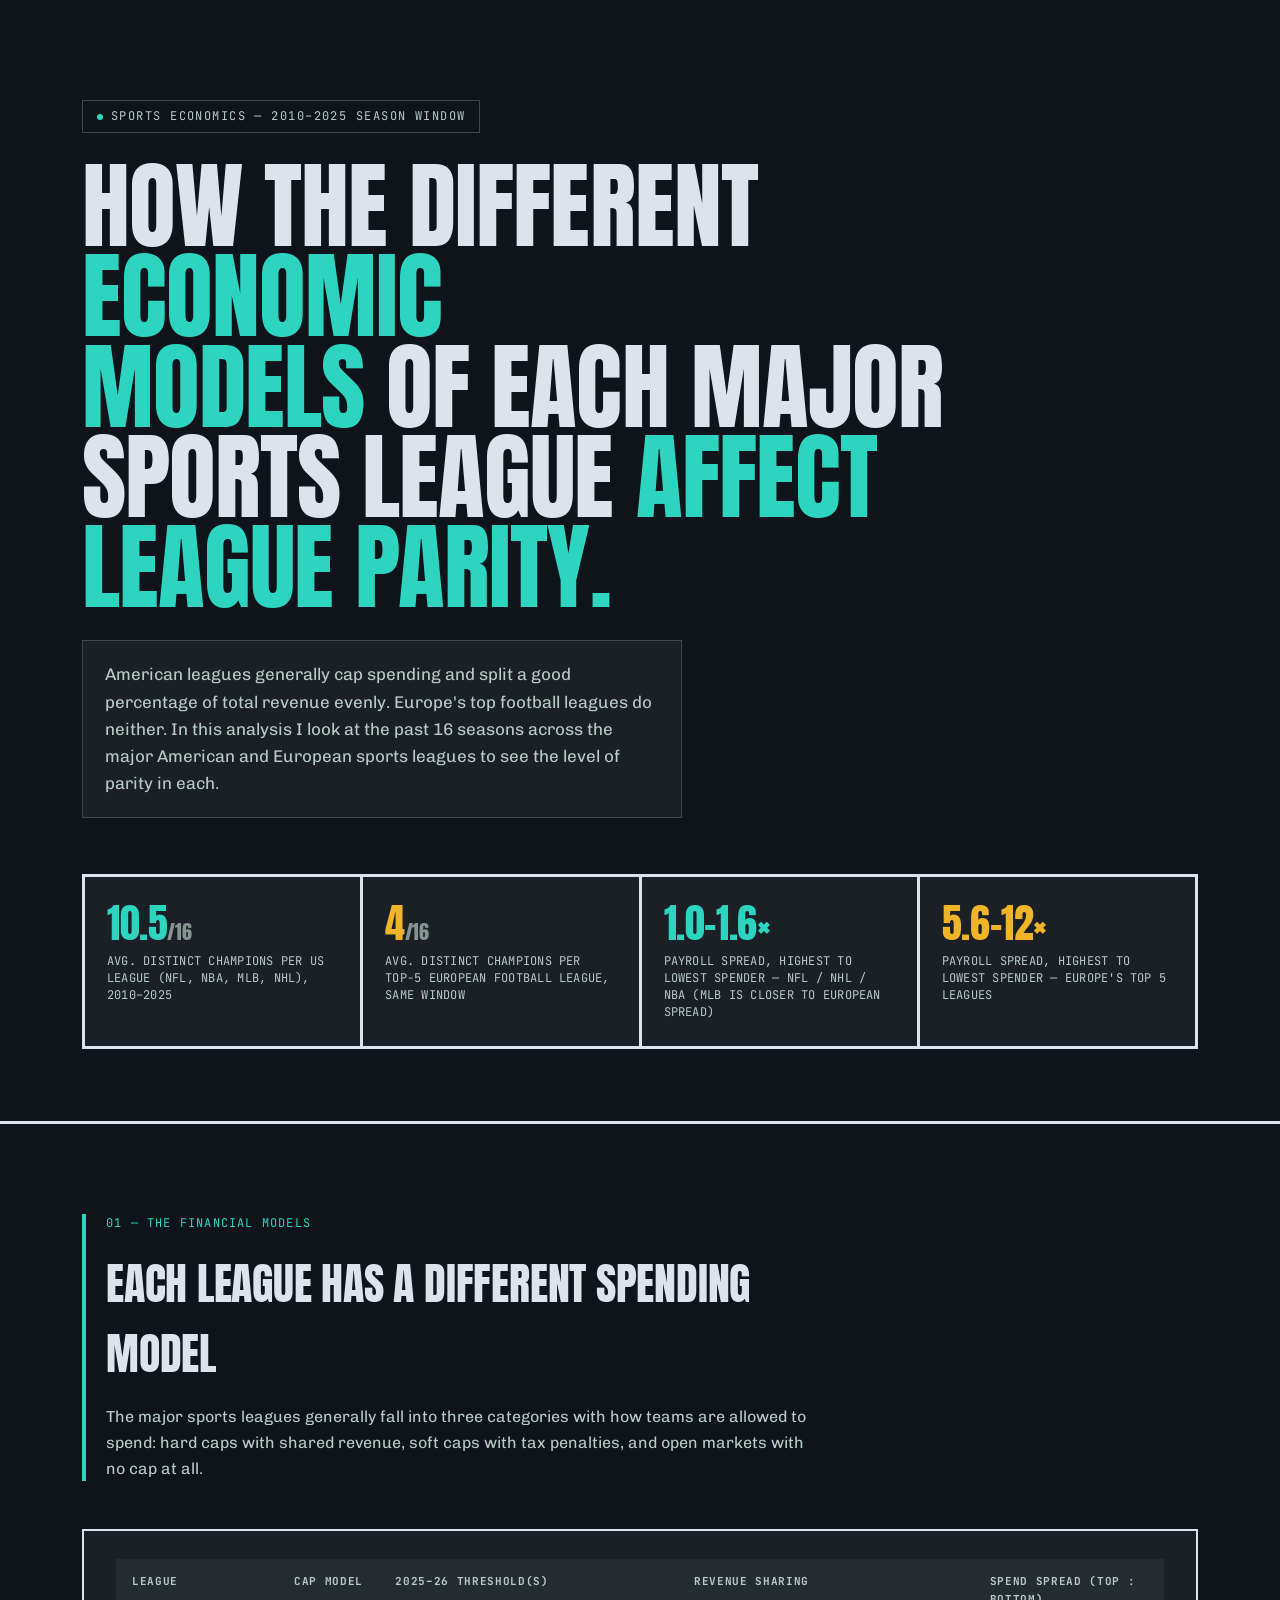
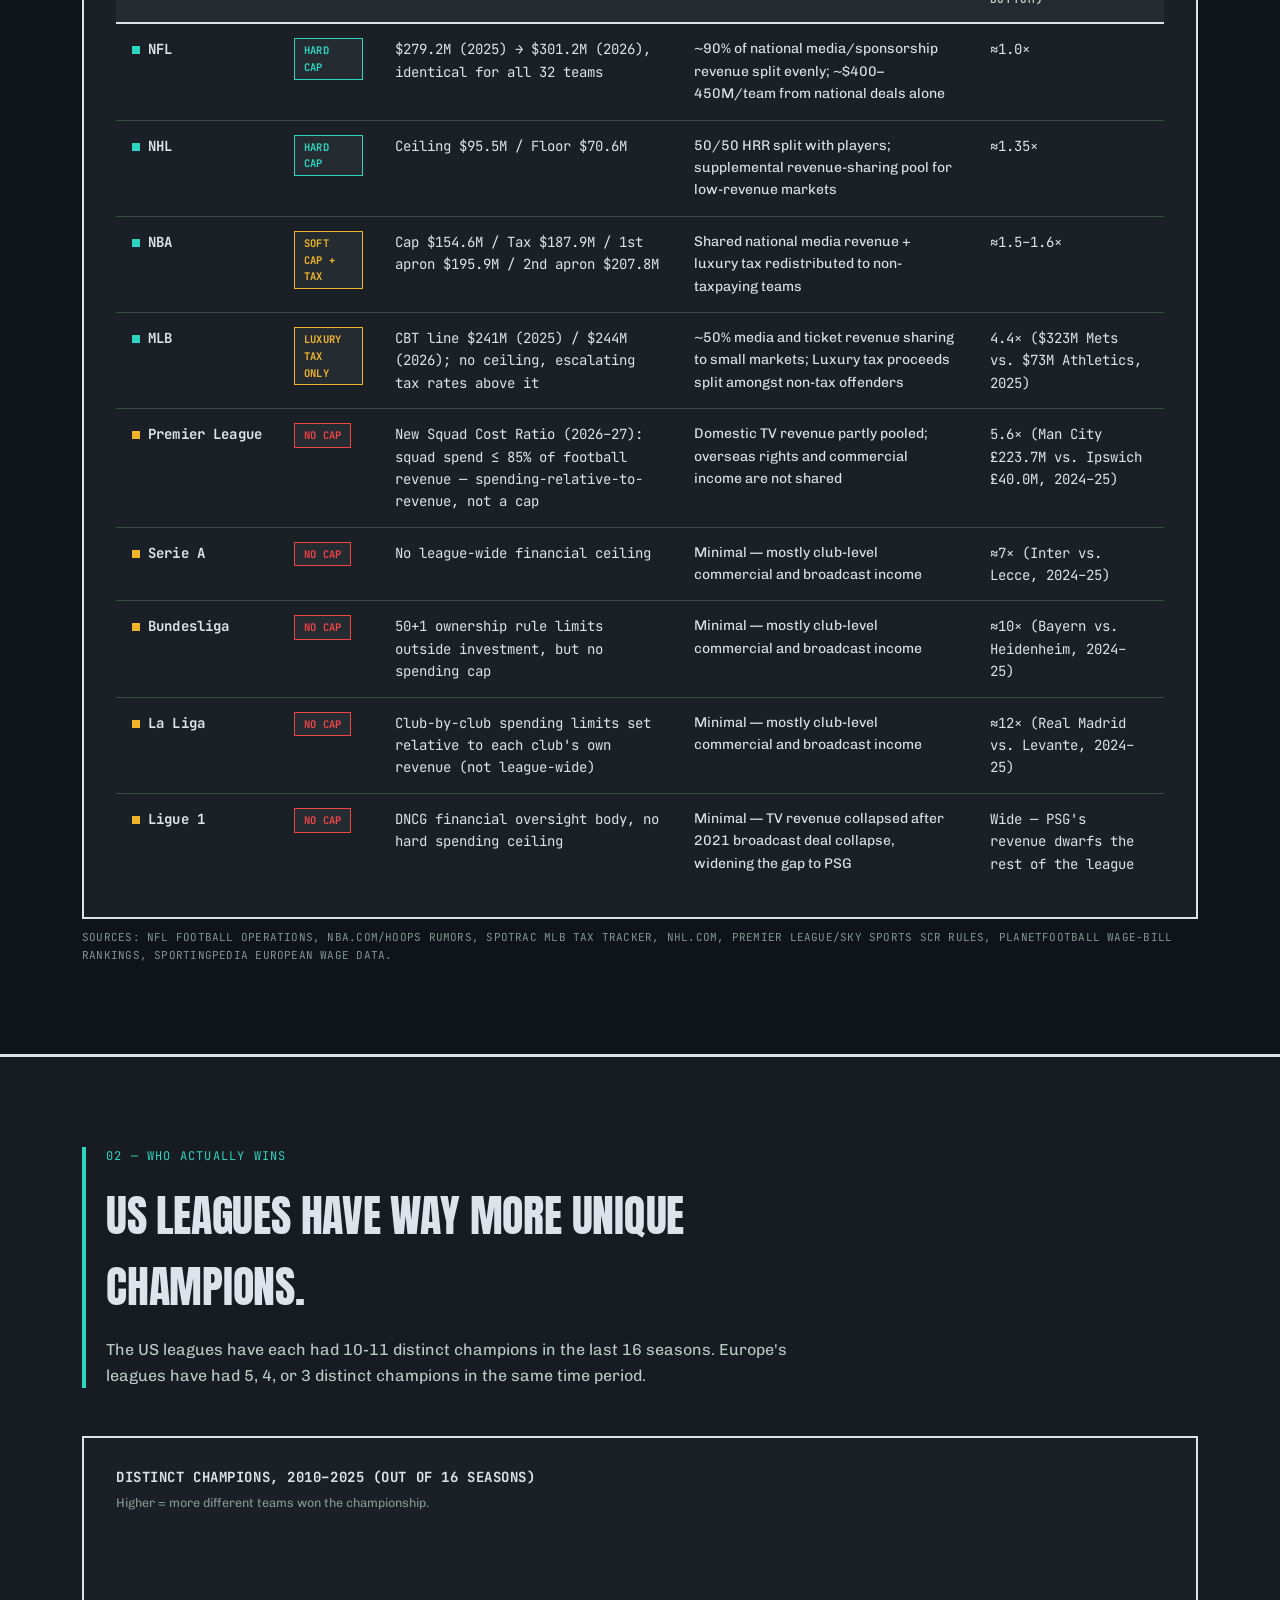
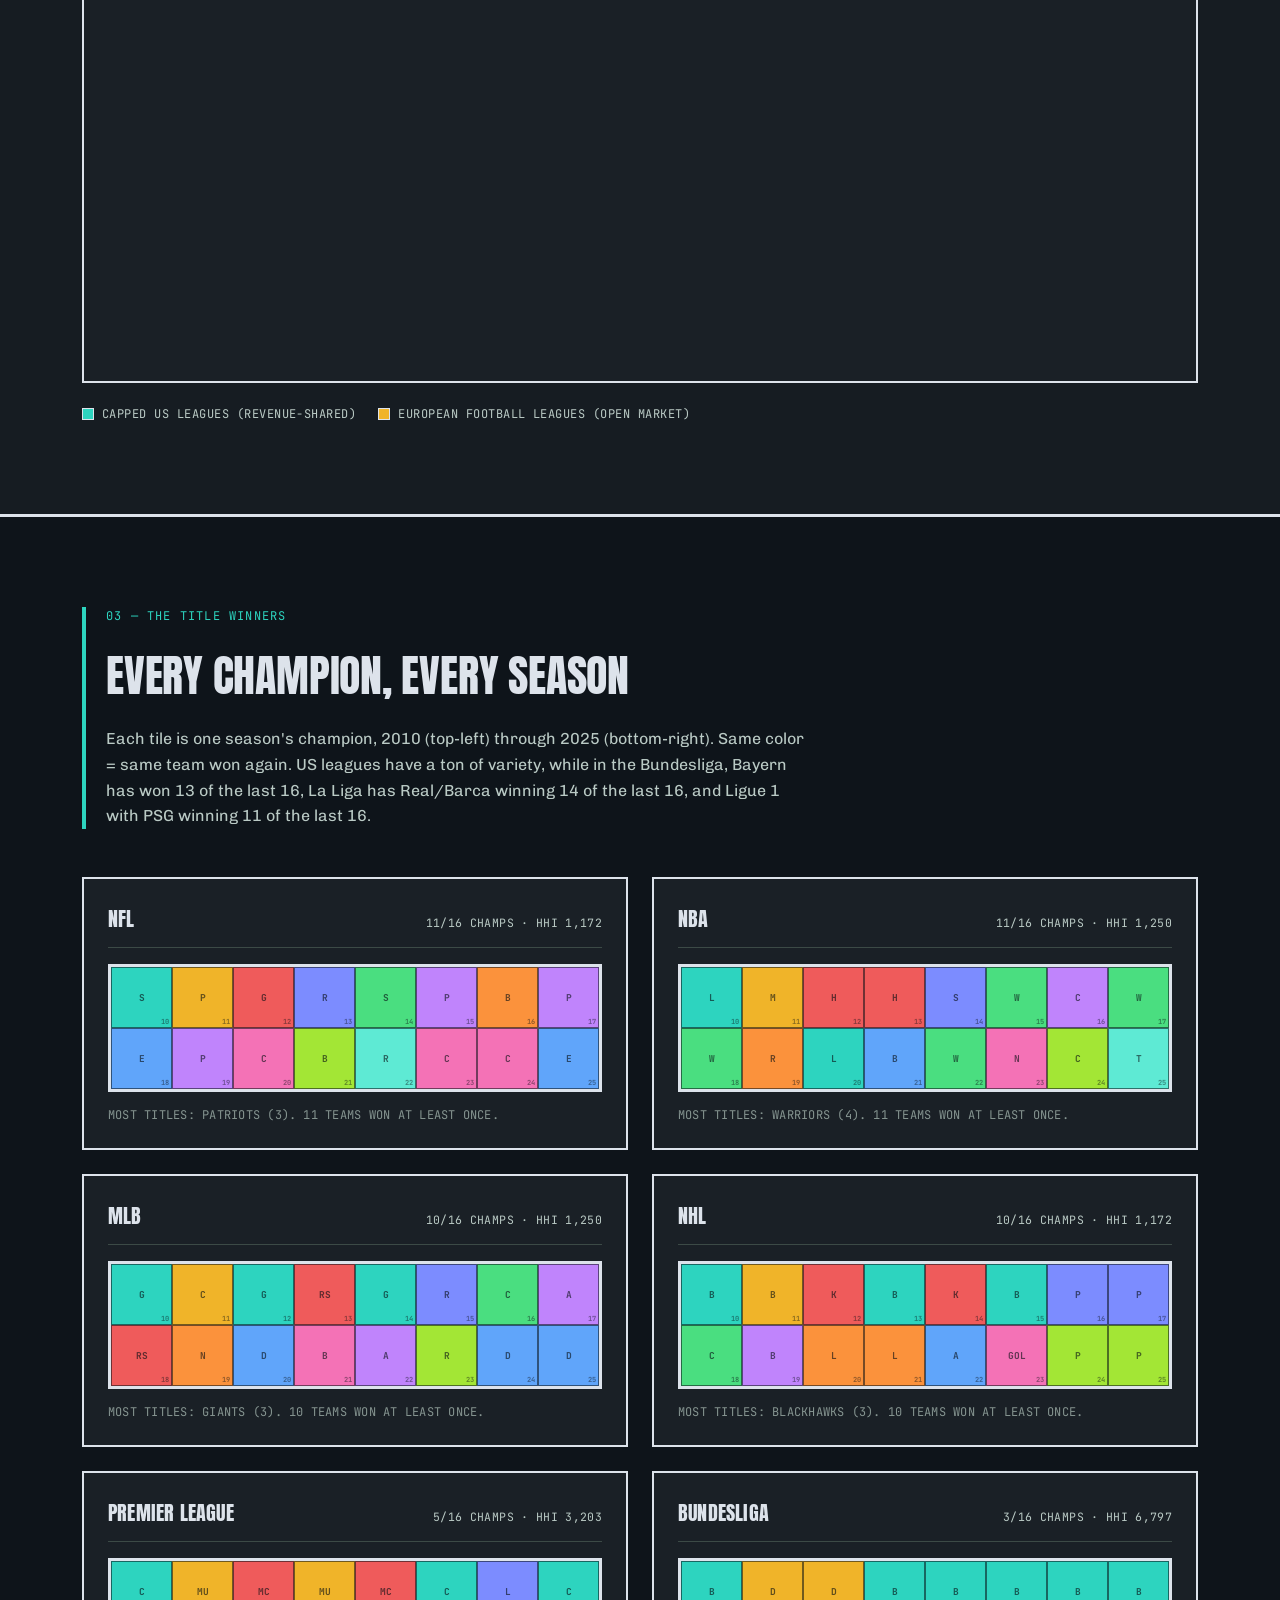
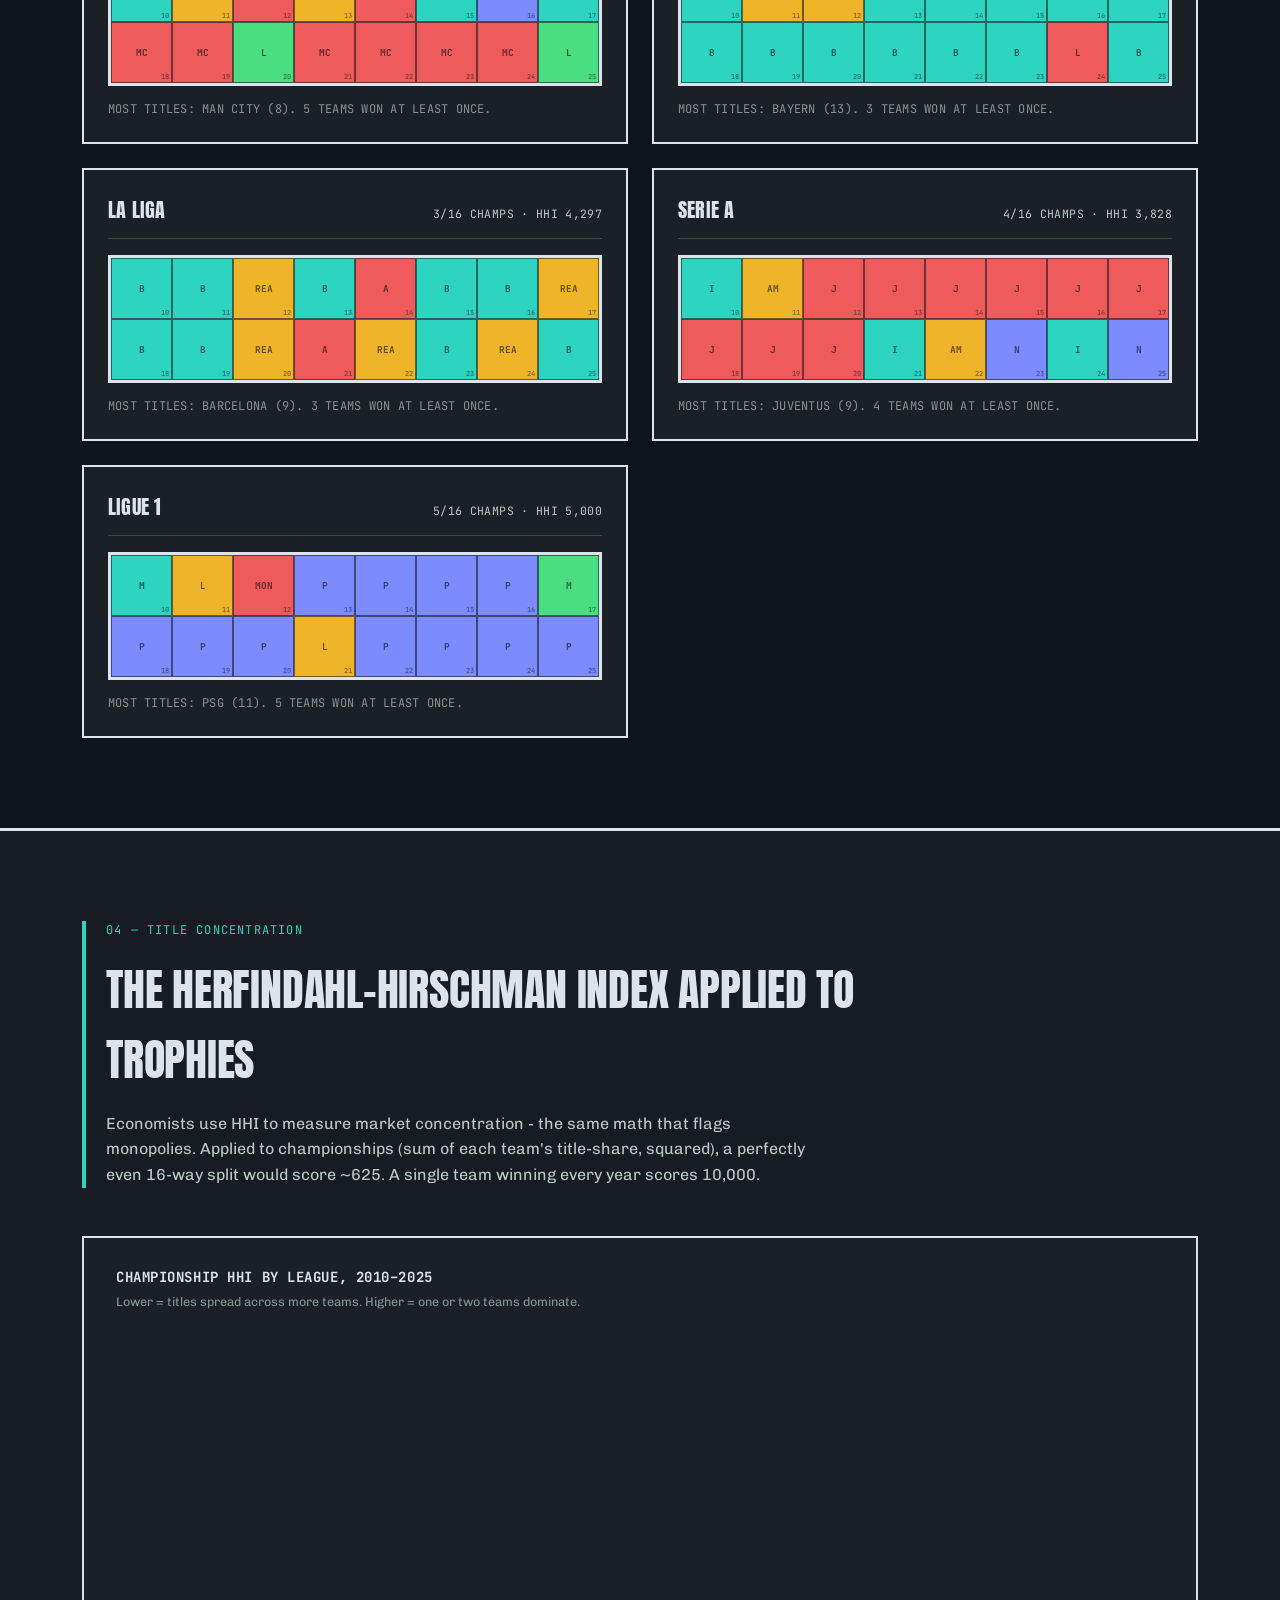
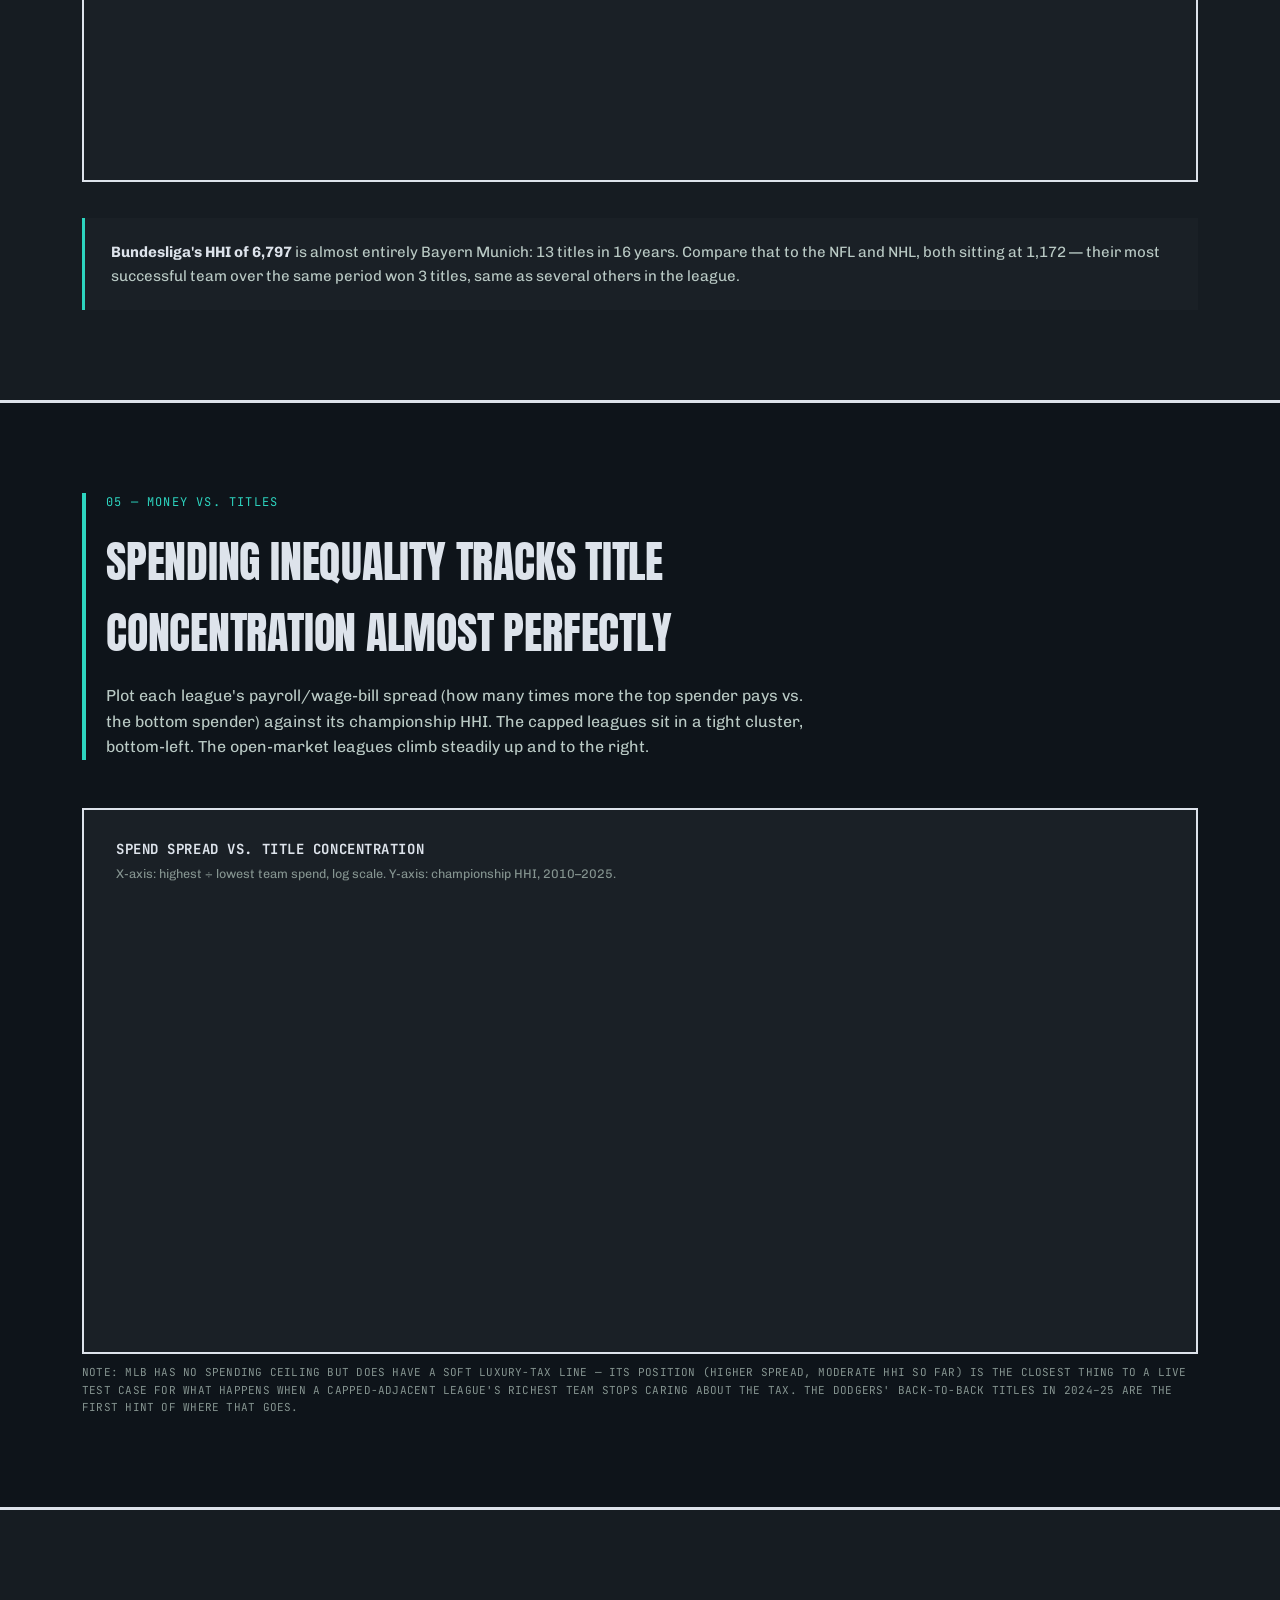
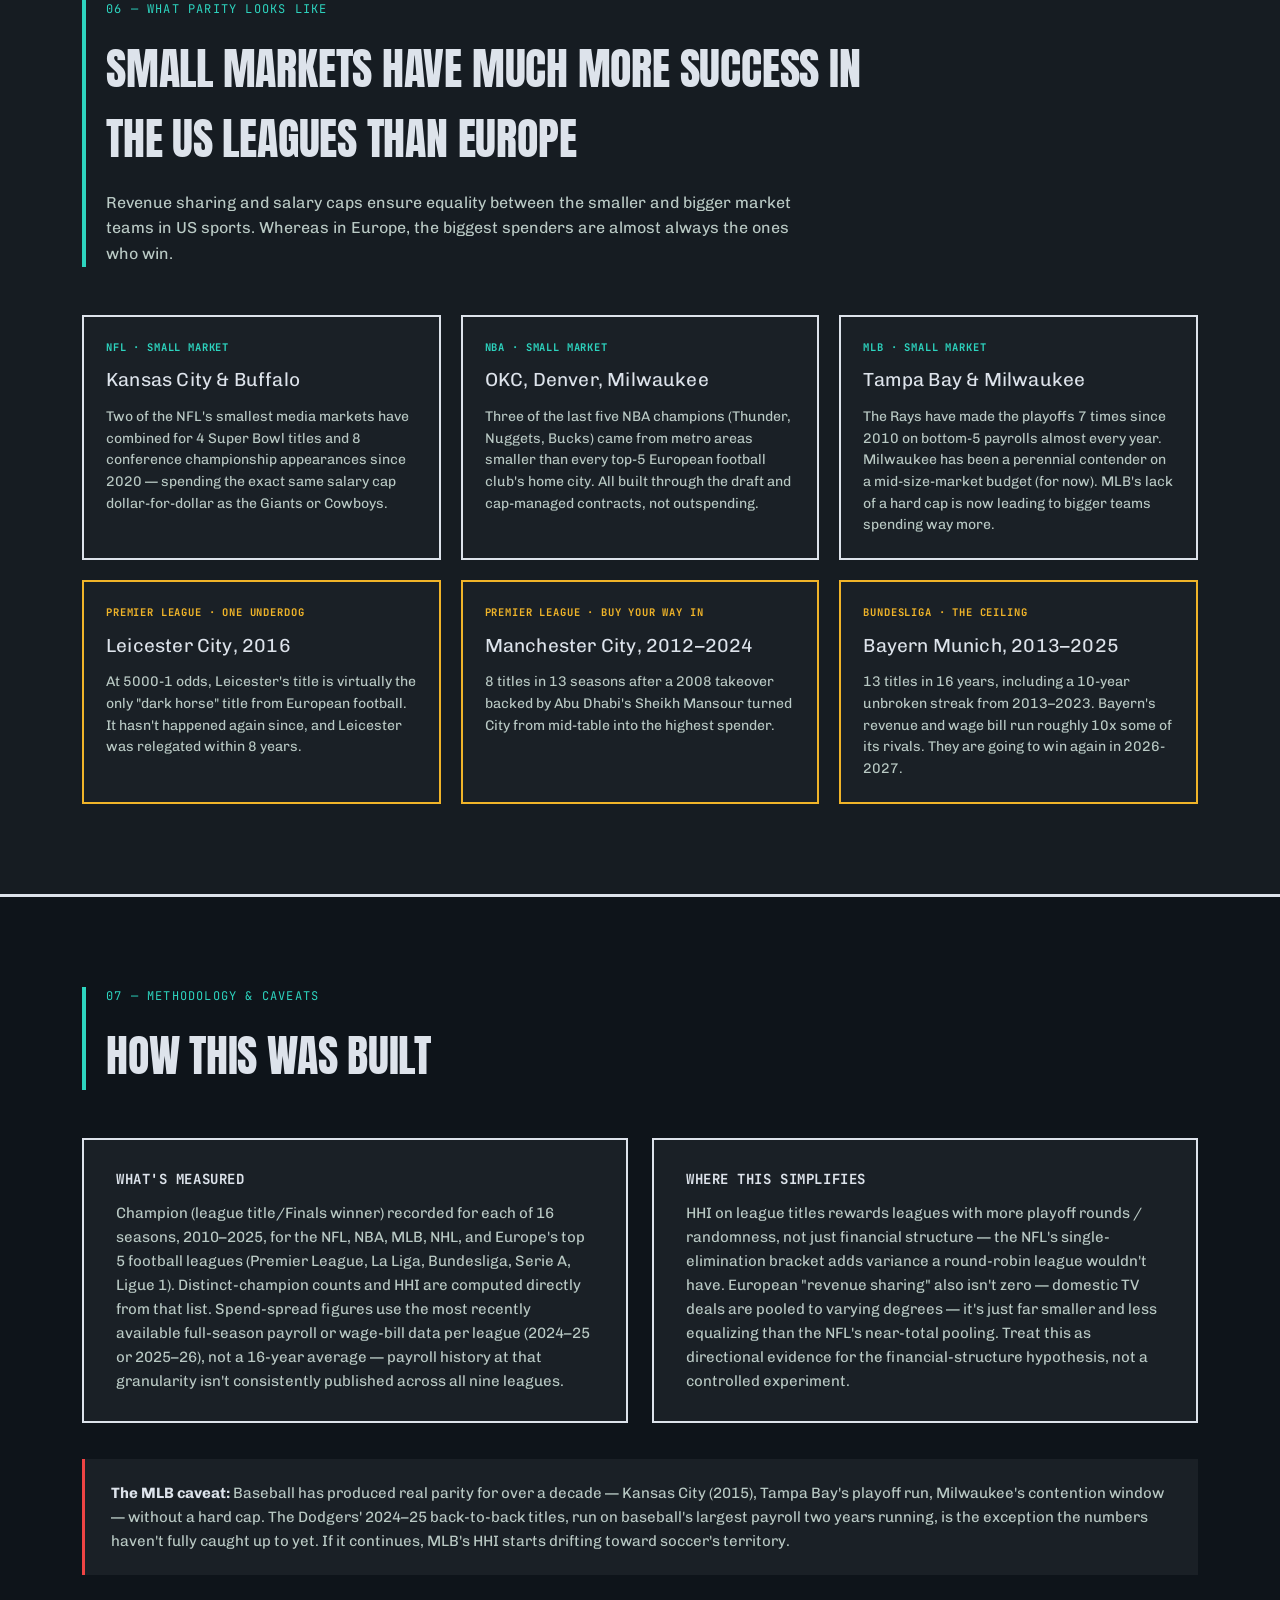
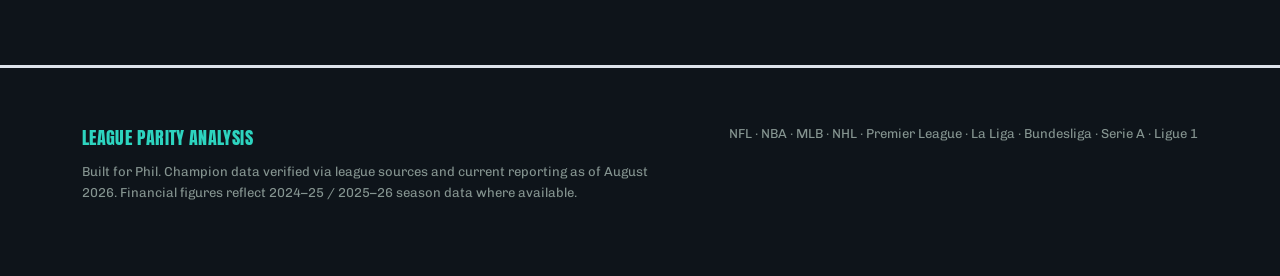
<file: index.html>
<!DOCTYPE html>
<html lang="en">
<head>
<meta charset="UTF-8">
<meta name="viewport" content="width=device-width, initial-scale=1.0">
<title>How League Economics Shape Competitive Balance</title>
<link rel="preconnect" href="https://fonts.googleapis.com">
<link href="https://fonts.googleapis.com/css2?family=Anton&family=Chivo:wght@400;700&family=JetBrains+Mono:wght@400;500;700&display=swap" rel="stylesheet">
<link rel="stylesheet" href="styles.css">
</head>
<body>

<header class="hero">
  <div class="wrap">
    <div class="eyebrow"><span class="dot"></span> Sports Economics — 2010–2025 Season Window</div>
    <h1 class="title">How the different <span class="accent">economic<br>models </span>of each major <br>sports league<span class="accent"> affect league parity.</span></br></h1>
    <p class="subtitle">American leagues generally cap spending and split a good percentage of total revenue evenly. Europe's top football leagues do neither. In this analysis I look at the past 16 seasons across the major American and European sports leagues to see the level of parity in each.</p>

    <div class="stat-strip">
      <div class="stat-box">
        <div class="stat-num us">10.5<span style="font-size:20px; color:var(--text-dim2);">/16</span></div>
        <div class="stat-label">Avg. distinct champions per US league (NFL, NBA, MLB, NHL), 2010–2025</div>
      </div>
      <div class="stat-box">
        <div class="stat-num eu">4<span style="font-size:20px; color:var(--text-dim2);">/16</span></div>
        <div class="stat-label">Avg. distinct champions per top-5 European football league, same window</div>
      </div>
      <div class="stat-box">
        <div class="stat-num us">1.0–1.6×</div>
        <div class="stat-label">Payroll spread, highest to lowest spender — NFL / NHL / NBA (MLB is closer to European spread)</div>
      </div>
      <div class="stat-box">
        <div class="stat-num eu">5.6–12×</div>
        <div class="stat-label">Payroll spread, highest to lowest spender — Europe's top 5 leagues</div>
      </div>
    </div>
  </div>
</header>

<!-- FINANCIAL MODELS -->
<section id="models">
  <div class="wrap">
    <div class="section-head">
      <div class="section-tag">01 — The Financial Models</div>
      <h2 class="section-title">Each league has a different spending model</h2>
      <p class="section-desc">The major sports leagues generally fall into three categories with how teams are allowed to spend: hard caps with shared revenue, soft caps with tax penalties, and open markets with no cap at all.</p>
    </div>

    <div class="panel table-scroll">
      <table class="fin-table">
        <thead>
          <tr>
            <th>League</th>
            <th>Cap model</th>
            <th>2025–26 threshold(s)</th>
            <th>Revenue sharing</th>
            <th>Spend spread (top : bottom)</th>
          </tr>
        </thead>
        <tbody>
          <tr>
            <td class="league-name"><span class="region-mark us"></span>NFL</td>
            <td><span class="cap-tag hard">Hard cap</span></td>
            <td class="mono">$279.2M (2025) → $301.2M (2026), identical for all 32 teams</td>
            <td>~90% of national media/sponsorship revenue split evenly; ~$400–450M/team from national deals alone</td>
            <td class="mono">≈1.0×</td>
          </tr>
          <tr>
            <td class="league-name"><span class="region-mark us"></span>NHL</td>
            <td><span class="cap-tag hard">Hard cap</span></td>
            <td class="mono">Ceiling $95.5M / Floor $70.6M</td>
            <td>50/50 HRR split with players; supplemental revenue-sharing pool for low-revenue markets</td>
            <td class="mono">≈1.35×</td>
          </tr>
          <tr>
            <td class="league-name"><span class="region-mark us"></span>NBA</td>
            <td><span class="cap-tag soft">Soft cap + tax</span></td>
            <td class="mono">Cap $154.6M / Tax $187.9M / 1st apron $195.9M / 2nd apron $207.8M</td>
            <td>Shared national media revenue + luxury tax redistributed to non-taxpaying teams</td>
            <td class="mono">≈1.5–1.6×</td>
          </tr>
          <tr>
            <td class="league-name"><span class="region-mark us"></span>MLB</td>
            <td><span class="cap-tag soft">Luxury tax only</span></td>
            <td class="mono">CBT line $241M (2025) / $244M (2026); no ceiling, escalating tax rates above it</td>
            <td>~50% media and ticket revenue sharing to small markets; Luxury tax proceeds split amongst non-tax offenders</td>
            <td class="mono">4.4× ($323M Mets vs. $73M Athletics, 2025)</td>
          </tr>
          <tr>
            <td class="league-name"><span class="region-mark eu"></span>Premier League</td>
            <td><span class="cap-tag none">No cap</span></td>
            <td class="mono">New Squad Cost Ratio (2026–27): squad spend ≤ 85% of football revenue — spending-relative-to-revenue, not a cap</td>
            <td>Domestic TV revenue partly pooled; overseas rights and commercial income are not shared</td>
            <td class="mono">5.6× (Man City £223.7M vs. Ipswich £40.0M, 2024–25)</td>
          </tr>
          <tr>
            <td class="league-name"><span class="region-mark eu"></span>Serie A</td>
            <td><span class="cap-tag none">No cap</span></td>
            <td class="mono">No league-wide financial ceiling</td>
            <td>Minimal — mostly club-level commercial and broadcast income</td>
            <td class="mono">≈7× (Inter vs. Lecce, 2024–25)</td>
          </tr>
          <tr>
            <td class="league-name"><span class="region-mark eu"></span>Bundesliga</td>
            <td><span class="cap-tag none">No cap</span></td>
            <td class="mono">50+1 ownership rule limits outside investment, but no spending cap</td>
            <td>Minimal — mostly club-level commercial and broadcast income</td>
            <td class="mono">≈10× (Bayern vs. Heidenheim, 2024–25)</td>
          </tr>
          <tr>
            <td class="league-name"><span class="region-mark eu"></span>La Liga</td>
            <td><span class="cap-tag none">No cap</span></td>
            <td class="mono">Club-by-club spending limits set relative to each club's own revenue (not league-wide)</td>
            <td>Minimal — mostly club-level commercial and broadcast income</td>
            <td class="mono">≈12× (Real Madrid vs. Levante, 2024–25)</td>
          </tr>
          <tr>
            <td class="league-name"><span class="region-mark eu"></span>Ligue 1</td>
            <td><span class="cap-tag none">No cap</span></td>
            <td class="mono">DNCG financial oversight body, no hard spending ceiling</td>
            <td>Minimal — TV revenue collapsed after 2021 broadcast deal collapse, widening the gap to PSG</td>
            <td class="mono">Wide — PSG's revenue dwarfs the rest of the league</td>
          </tr>
        </tbody>
      </table>
    </div>
    <p class="source-note">Sources: NFL Football Operations, NBA.com/Hoops Rumors, Spotrac MLB Tax Tracker, NHL.com, Premier League/Sky Sports SCR rules, PlanetFootball wage-bill rankings, Sportingpedia European wage data.</p>
  </div>
</section>

<!-- CHAMPIONSHIP DIVERSITY -->
<section class="alt" id="diversity">
  <div class="wrap">
    <div class="section-head">
      <div class="section-tag">02 — Who Actually Wins</div>
      <h2 class="section-title">US leagues have way more unique champions.</h2>
      <p class="section-desc">The US leagues have each had 10-11 distinct champions in the last 16 seasons. Europe's leagues have had 5, 4, or 3 distinct champions in the same time period.</p>
    </div>

    <div class="panel">
      <div class="panel-title">Distinct champions, 2010–2025 (out of 16 seasons)</div>
      <div class="panel-note">Higher = more different teams won the championship.</div>
      <div class="chart-holder">
        <canvas id="diversityChart"></canvas>
      </div>
    </div>

    <div class="legend-row">
      <div class="legend-item"><span class="swatch us"></span> Capped US leagues (revenue-shared)</div>
      <div class="legend-item"><span class="swatch eu"></span> European football leagues (open market)</div>
    </div>
  </div>
</section>

<!-- MOSAICS -->
<section id="mosaics">
  <div class="wrap">
    <div class="section-head">
      <div class="section-tag">03 — The Title Winners</div>
      <h2 class="section-title">Every champion, every season</h2>
      <p class="section-desc">Each tile is one season's champion, 2010 (top-left) through 2025 (bottom-right). Same color = same team won again. US leagues have a ton of variety, while in the Bundesliga, Bayern has won 13 of the last 16, La Liga has Real/Barca winning 14 of the last 16, and Ligue 1 with PSG winning 11 of the last 16.</p>
    </div>
    <div class="mosaic-grid" id="mosaicGrid"></div>
  </div>
</section>

<!-- HHI CONCENTRATION -->
<section class="alt" id="concentration">
  <div class="wrap">
    <div class="section-head">
      <div class="section-tag">04 — Title Concentration</div>
      <h2 class="section-title">The Herfindahl-Hirschman Index applied to trophies</h2>
      <p class="section-desc">Economists use HHI to measure market concentration - the same math that flags monopolies. Applied to championships (sum of each team's title-share, squared), a perfectly even 16-way split would score ~625. A single team winning every year scores 10,000.</p>
    </div>

    <div class="panel">
      <div class="panel-title">Championship HHI by league, 2010–2025</div>
      <div class="panel-note">Lower = titles spread across more teams. Higher = one or two teams dominate.</div>
      <div class="chart-holder">
        <canvas id="hhiChart"></canvas>
      </div>
    </div>

    <div class="callout">
      <b>Bundesliga's HHI of 6,797</b> is almost entirely Bayern Munich: 13 titles in 16 years. Compare that to the NFL and NHL, both sitting at 1,172 — their most successful team over the same period won 3 titles, same as several others in the league.
    </div>
  </div>
</section>

<!-- MONEY VS PARITY -->
<section id="scatter">
  <div class="wrap">
    <div class="section-head">
      <div class="section-tag">05 — Money vs. Titles</div>
      <h2 class="section-title">Spending inequality tracks title concentration almost perfectly</h2>
      <p class="section-desc">Plot each league's payroll/wage-bill spread (how many times more the top spender pays vs. the bottom spender) against its championship HHI. The capped leagues sit in a tight cluster, bottom-left. The open-market leagues climb steadily up and to the right.</p>
    </div>

    <div class="panel">
      <div class="panel-title">Spend spread vs. title concentration</div>
      <div class="panel-note">X-axis: highest ÷ lowest team spend, log scale. Y-axis: championship HHI, 2010–2025.</div>
      <div class="chart-holder">
        <canvas id="scatterChart"></canvas>
      </div>
    </div>
    <p class="source-note">Note: MLB has no spending ceiling but does have a soft luxury-tax line — its position (higher spread, moderate HHI so far) is the closest thing to a live test case for what happens when a capped-adjacent league's richest team stops caring about the tax. The Dodgers' back-to-back titles in 2024–25 are the first hint of where that goes.</p>
  </div>
</section>

<!-- CASE STUDIES -->
<section class="alt" id="cases">
  <div class="wrap">
    <div class="section-head">
      <div class="section-tag">06 — What Parity Looks Like</div>
      <h2 class="section-title">Small markets have much more success in the US leagues than Europe</h2>
      <p class="section-desc">Revenue sharing and salary caps ensure equality between the smaller and bigger market teams in US sports. Whereas in Europe, the biggest spenders are almost always the ones who win.</p>
    </div>

    <div class="case-grid">
      <div class="case-card">
        <div class="case-tag">NFL · Small Market</div>
        <div class="case-title">Kansas City & Buffalo</div>
        <div class="case-body">Two of the NFL's smallest media markets have combined for 4 Super Bowl titles and 8 conference championship appearances since 2020 — spending the exact same salary cap dollar-for-dollar as the Giants or Cowboys.</div>
      </div>
      <div class="case-card">
        <div class="case-tag">NBA · Small Market</div>
        <div class="case-title">OKC, Denver, Milwaukee</div>
        <div class="case-body">Three of the last five NBA champions (Thunder, Nuggets, Bucks) came from metro areas smaller than every top-5 European football club's home city. All built through the draft and cap-managed contracts, not outspending.</div>
      </div>
      <div class="case-card">
        <div class="case-tag">MLB · Small Market</div>
        <div class="case-title">Tampa Bay & Milwaukee</div>
        <div class="case-body">The Rays have made the playoffs 7 times since 2010 on bottom-5 payrolls almost every year. Milwaukee has been a perennial contender on a mid-size-market budget (for now). MLB's lack of a hard cap is now leading to bigger teams spending way more.</div>
      </div>
      <div class="case-card eu-card">
        <div class="case-tag eu">Premier League · One Underdog</div>
        <div class="case-title">Leicester City, 2016</div>
        <div class="case-body">At 5000-1 odds, Leicester's title is virtually the only "dark horse" title from European football. It hasn't happened again since, and Leicester was relegated within 8 years.</div>
      </div>
      <div class="case-card eu-card">
        <div class="case-tag eu">Premier League · Buy Your Way In</div>
        <div class="case-title">Manchester City, 2012–2024</div>
        <div class="case-body">8 titles in 13 seasons after a 2008 takeover backed by Abu Dhabi's Sheikh Mansour turned City from mid-table into the highest spender.</div>
      </div>
      <div class="case-card eu-card">
        <div class="case-tag eu">Bundesliga · The Ceiling</div>
        <div class="case-title">Bayern Munich, 2013–2025</div>
        <div class="case-body">13 titles in 16 years, including a 10-year unbroken streak from 2013–2023. Bayern's revenue and wage bill run roughly 10x some of its rivals. They are going to win again in 2026-2027.</div>
      </div>
    </div>
  </div>
</section>

<!-- METHODOLOGY -->
<section id="method">
  <div class="wrap">
    <div class="section-head">
      <div class="section-tag">07 — Methodology & Caveats</div>
      <h2 class="section-title">How this was built</h2>
    </div>
    <div class="two-col">
      <div class="panel">
        <div class="panel-title">What's measured</div>
        <p class="section-desc" style="margin-top:10px; font-size:15px;">
        Champion (league title/Finals winner) recorded for each of 16 seasons, 2010–2025, for the NFL, NBA, MLB, NHL, and Europe's top 5 football leagues (Premier League, La Liga, Bundesliga, Serie A, Ligue 1). Distinct-champion counts and HHI are computed directly from that list. Spend-spread figures use the most recently available full-season payroll or wage-bill data per league (2024–25 or 2025–26), not a 16-year average — payroll history at that granularity isn't consistently published across all nine leagues.
        </p>
      </div>
      <div class="panel">
        <div class="panel-title">Where this simplifies</div>
        <p class="section-desc" style="margin-top:10px; font-size:15px;">
        HHI on league titles rewards leagues with more playoff rounds / randomness, not just financial structure — the NFL's single-elimination bracket adds variance a round-robin league wouldn't have. European "revenue sharing" also isn't zero — domestic TV deals are pooled to varying degrees — it's just far smaller and less equalizing than the NFL's near-total pooling. Treat this as directional evidence for the financial-structure hypothesis, not a controlled experiment.
        </p>
      </div>
    </div>
    <div class="callout warn">
      <b>The MLB caveat:</b> Baseball has produced real parity for over a decade — Kansas City (2015), Tampa Bay's playoff run, Milwaukee's contention window — without a hard cap. The Dodgers' 2024–25 back-to-back titles, run on baseball's largest payroll two years running, is the exception the numbers haven't fully caught up to yet. If it continues, MLB's HHI starts drifting toward soccer's territory.
    </div>
  </div>
</section>

<footer>
  <div class="wrap">
    <div>
      <div class="fmark">LEAGUE PARITY ANALYSIS</div>
      <p style="margin-top:10px;">Built for Phil. Champion data verified via league sources and current reporting as of August 2026. Financial figures reflect 2024–25 / 2025–26 season data where available.</p>
    </div>
    <p>NFL · NBA · MLB · NHL · Premier League · La Liga · Bundesliga · Serie A · Ligue 1</p>
  </div>
</footer>

<script src="data.js"></script>
<script src="chart.min.js"></script>
<script src="script.js"></script>
</body>
</html>
</file>
<file: styles.css>
:root{
    --bg:#0e141a;
    --bg2:#161c22;
    --panel:#1a2026;
    --panel2:#242b31;
    --line:#3c4a46;
    --stroke:#dde3eb;
    --text:#dde3eb;
    --text-dim:#bacac5;
    --text-dim2:#859490;
    --us:#2dd4bf;
    --eu:#f0b429;
    --red:#ef4444;
    --white:#fff;
    --border-thin:1px;
    --border-thick:3px;
  }
  *{box-sizing:border-box; margin:0; padding:0;}
  html{scroll-behavior:smooth;}
  body{
    background:var(--bg);
    color:var(--text);
    font-family:'Chivo',system-ui,-apple-system,sans-serif;
    line-height:1.6;
    font-size:16px;
  }
  h1,h2,h3,.display{font-family:'Anton',sans-serif; text-transform:uppercase; letter-spacing:0;}
  .mono{font-family:'JetBrains Mono',monospace;}
  .wrap{max-width:1180px; margin:0 auto; padding:0 32px;}
  a{color:var(--us);}

  /* HERO */
  header.hero{
    padding:100px 0 72px;
    border-bottom:var(--border-thick) solid var(--stroke);
    position:relative;
    overflow:hidden;
  }
  .eyebrow{
    display:inline-flex; align-items:center; gap:8px;
    font-family:'JetBrains Mono',monospace;
    font-size:12px; letter-spacing:0.12em; text-transform:uppercase;
    color:var(--text-dim); border:var(--border-thin) solid var(--line);
    padding:6px 14px; border-radius:0; margin-bottom:28px;
  }
  .eyebrow .dot{width:6px;height:6px;border-radius:50%;background:var(--us);}
  h1.title{
    font-size:clamp(42px, 7.5vw, 96px);
    line-height:0.94;
    font-weight:400;
    letter-spacing:-0.01em;
    max-width:920px;
  }
  h1.title .accent{color:var(--us);}
  .subtitle{
    margin-top:28px; font-size:17px; color:var(--text-dim);
    max-width:600px; font-weight:400; line-height:1.6;
    border:var(--border-thin) solid var(--line); background:var(--panel);
    padding:20px 22px;
  }
  .subtitle b{color:var(--text); font-weight:700;}

  /* STAT STRIP */
  .stat-strip{
    display:grid; grid-template-columns:repeat(4,1fr); gap:var(--border-thick);
    background:var(--stroke); border:var(--border-thick) solid var(--stroke);
    margin-top:56px; border-radius:0; overflow:hidden;
  }
  .stat-box{background:var(--panel); padding:26px 22px;}
  .stat-num{font-family:'Anton'; font-size:40px; font-weight:400; letter-spacing:-0.01em; line-height:1;}
  .stat-num.us{color:var(--us);}
  .stat-num.eu{color:var(--eu);}
  .stat-label{
    margin-top:10px; font-size:12px; color:var(--text-dim); line-height:1.4;
    font-family:'JetBrains Mono'; text-transform:uppercase; letter-spacing:0.02em;
  }

  section{padding:90px 0;}
  section.alt{background:var(--bg2); border-top:var(--border-thick) solid var(--stroke); border-bottom:var(--border-thick) solid var(--stroke);}
  .section-head{margin-bottom:48px; border-left:4px solid var(--us); padding-left:20px;}
  .section-tag{
    font-family:'JetBrains Mono'; font-size:12px; color:var(--us);
    letter-spacing:0.1em; text-transform:uppercase; margin-bottom:14px;
  }
  .section-tag.eu-tag{color:var(--eu);}
  h2.section-title{font-size:clamp(28px,4vw,44px); font-weight:400; letter-spacing:-0.005em; max-width:760px;}
  .section-desc{margin-top:16px; color:var(--text-dim); max-width:700px; font-size:16px;}

  /* LEGEND / PILLS */
  .legend-row{
    display:flex; gap:22px; flex-wrap:wrap; margin-top:22px; font-size:12px; color:var(--text-dim);
    font-family:'JetBrains Mono'; text-transform:uppercase; letter-spacing:0.04em;
  }
  .legend-item{display:flex; align-items:center; gap:8px;}
  .swatch{width:12px;height:12px;border-radius:0; border:1px solid var(--stroke);}
  .swatch.us{background:var(--us);}
  .swatch.eu{background:var(--eu);}

  /* CHART PANELS */
  .panel{
    background:var(--panel); border:2px solid var(--stroke);
    border-radius:0; padding:28px 32px;
  }
  .chart-holder{position:relative; height:420px;}
  .chart-holder.short{height:320px;}
  .panel-title{
    font-size:14px; font-weight:700; margin-bottom:4px;
    font-family:'JetBrains Mono'; text-transform:uppercase; letter-spacing:0.04em;
  }
  .panel-note{font-size:12.5px; color:var(--text-dim2); margin-bottom:20px;}

  .two-col{display:grid; grid-template-columns:1fr 1fr; gap:24px;}
  @media (max-width:860px){.two-col{grid-template-columns:1fr;} .stat-strip{grid-template-columns:1fr 1fr;}}

  /* MOSAIC — heavy outer border, zero gap between tiles */
  .mosaic-grid{display:grid; grid-template-columns:repeat(2,1fr); gap:24px; margin-top:40px;}
  @media (max-width:860px){.mosaic-grid{grid-template-columns:1fr;}}
  .mosaic-card{background:var(--panel); border:2px solid var(--stroke); border-radius:0; padding:24px;}
  .mosaic-card-head{
    display:flex; justify-content:space-between; align-items:baseline; margin-bottom:16px;
    padding-bottom:12px; border-bottom:var(--border-thin) solid var(--line);
  }
  .mosaic-card-head h3{font-size:20px; font-weight:400; letter-spacing:0.01em;}
  .mosaic-metrics{
    font-family:'JetBrains Mono'; font-size:11.5px; color:var(--text-dim);
    text-transform:uppercase; letter-spacing:0.03em;
  }
  .mosaic-tiles{
    display:grid; grid-template-columns:repeat(8,1fr); gap:0;
    border:var(--border-thick) solid var(--stroke);
  }
  .tile{
    aspect-ratio:1; border-radius:0; position:relative;
    display:flex; align-items:center; justify-content:center;
    font-family:'JetBrains Mono'; font-size:9.5px; font-weight:700; text-transform:uppercase;
    color:rgba(8,15,20,0.62); cursor:default; transition:transform .1s ease, filter .1s ease;
    box-shadow:inset 0 0 0 1px rgba(8,15,20,0.55);
  }
  .tile:hover{transform:scale(1.08); z-index:2; filter:brightness(1.15);}
  .tile .yr{position:absolute; bottom:1px; right:3px; font-size:7px; color:rgba(8,15,20,0.45); z-index:1;}
  .tile .tile-logo{width:65%; height:65%; object-fit:contain; pointer-events:none;}
  .mosaic-foot{
    margin-top:14px; font-size:12px; color:var(--text-dim2); line-height:1.5;
    font-family:'JetBrains Mono'; text-transform:uppercase; letter-spacing:0.02em;
  }

  /* MOSAIC TOOLTIP — replaces the native title tooltip on tile hover */
  .mosaic-tooltip{
    position:fixed; z-index:60; pointer-events:none;
    background:var(--panel2); border:1px solid var(--stroke);
    color:var(--text); font-family:'JetBrains Mono',monospace;
    font-size:11.5px; letter-spacing:0.02em;
    padding:6px 10px; white-space:nowrap;
    opacity:0; transition:opacity .1s ease;
  }
  .mosaic-tooltip.visible{opacity:1;}

  /* TABLE */
  table.fin-table{width:100%; border-collapse:collapse; font-size:14px;}
  table.fin-table th, table.fin-table td{
    text-align:left; padding:14px 16px; border-bottom:var(--border-thin) solid var(--line);
    vertical-align:top;
  }
  table.fin-table thead tr{background:var(--panel2); border-bottom:2px solid var(--stroke);}
  table.fin-table th{
    font-family:'JetBrains Mono'; font-size:11px; text-transform:uppercase;
    letter-spacing:0.06em; color:var(--text-dim); font-weight:700;
  }
  table.fin-table td.league-name{font-weight:700; white-space:nowrap; font-family:'JetBrains Mono'; letter-spacing:0.01em;}
  table.fin-table tr:last-child td{border-bottom:none;}
  .region-mark{display:inline-block; width:8px;height:8px;border-radius:0; margin-right:8px;}
  .region-mark.us{background:var(--us);}
  .region-mark.eu{background:var(--eu);}
  .cap-tag{
    display:inline-block; font-family:'JetBrains Mono'; font-size:10.5px; font-weight:700;
    padding:3px 9px; border-radius:0; border:1px solid var(--line);
    text-transform:uppercase; letter-spacing:0.02em; background:var(--panel2);
  }
  .cap-tag.hard{color:var(--us); border-color:var(--us);}
  .cap-tag.soft{color:var(--eu); border-color:var(--eu);}
  .cap-tag.none{color:var(--red); border-color:var(--red);}
  .table-scroll{overflow-x:auto;}

  /* CASE STUDIES */
  .case-grid{display:grid; grid-template-columns:repeat(3,1fr); gap:20px; margin-top:20px;}
  @media (max-width:900px){.case-grid{grid-template-columns:repeat(2,1fr);}}
  @media (max-width:640px){.case-grid{grid-template-columns:1fr;}}
  .case-card{
    background:var(--panel); border:2px solid var(--stroke); border-radius:0;
    padding:22px; display:flex; flex-direction:column; gap:10px;
  }
  .case-card.eu-card{border-color:var(--eu);}
  .case-tag{font-family:'JetBrains Mono'; font-size:10.5px; color:var(--us); text-transform:uppercase; letter-spacing:0.08em; font-weight:700;}
  .case-tag.eu{color:var(--eu);}
  .case-title{font-size:19px; font-weight:400; letter-spacing:0.01em;}
  .case-body{font-size:14px; color:var(--text-dim); line-height:1.55;}

  /* CALLOUT */
  .callout{
    border-left:var(--border-thick) solid var(--us); background:var(--panel);
    padding:22px 26px; border-radius:0; margin-top:36px;
    font-size:15px; color:var(--text-dim);
  }
  .callout b{color:var(--text);}
  .callout.warn{border-left-color:var(--red);}

  footer{padding:56px 0 72px; border-top:var(--border-thick) solid var(--stroke);}
  footer .wrap{display:flex; justify-content:space-between; align-items:flex-start; gap:24px; flex-wrap:wrap;}
  footer p{color:var(--text-dim2); font-size:13px; max-width:600px; line-height:1.6;}
  footer .fmark{font-family:'Anton'; font-size:18px; letter-spacing:0.02em; color:var(--us);}

  .source-note{
    font-size:11px; color:var(--text-dim2); margin-top:10px;
    font-family:'JetBrains Mono'; text-transform:uppercase; letter-spacing:0.02em;
  }
</file>
